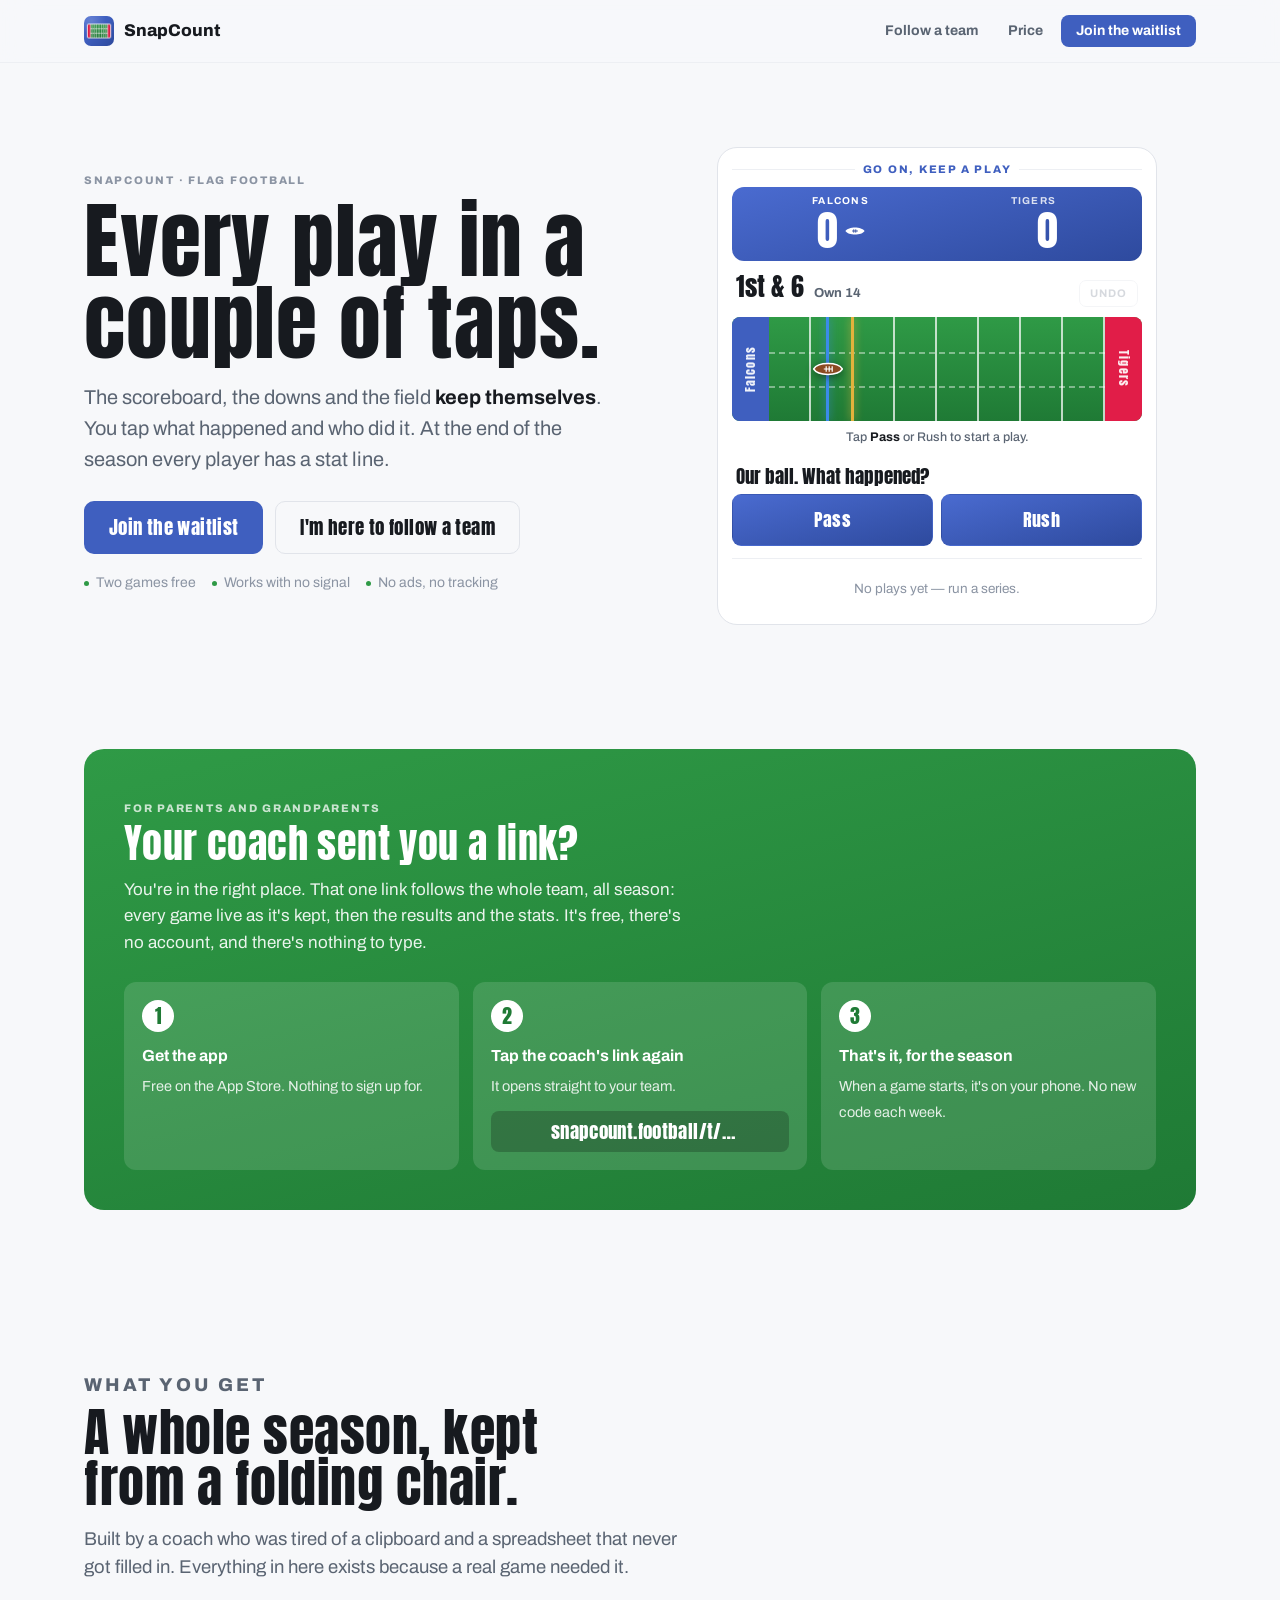
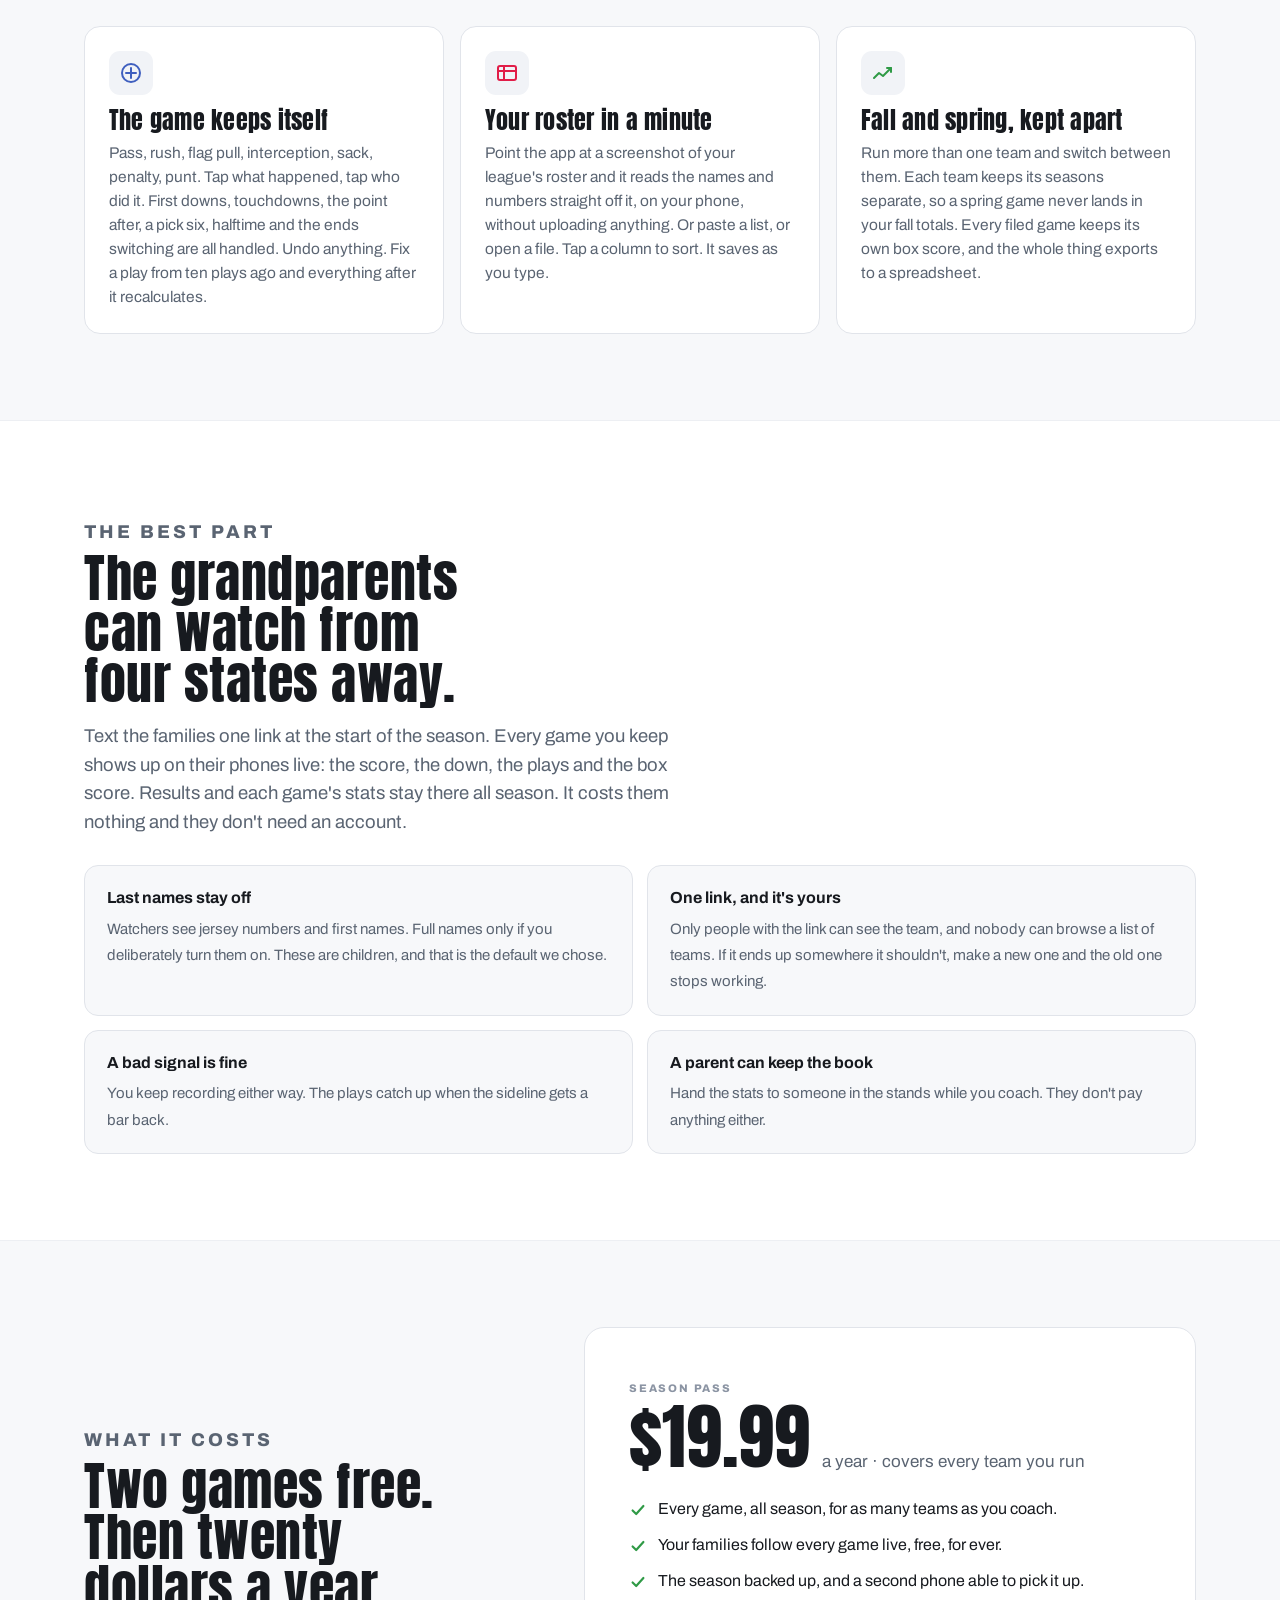
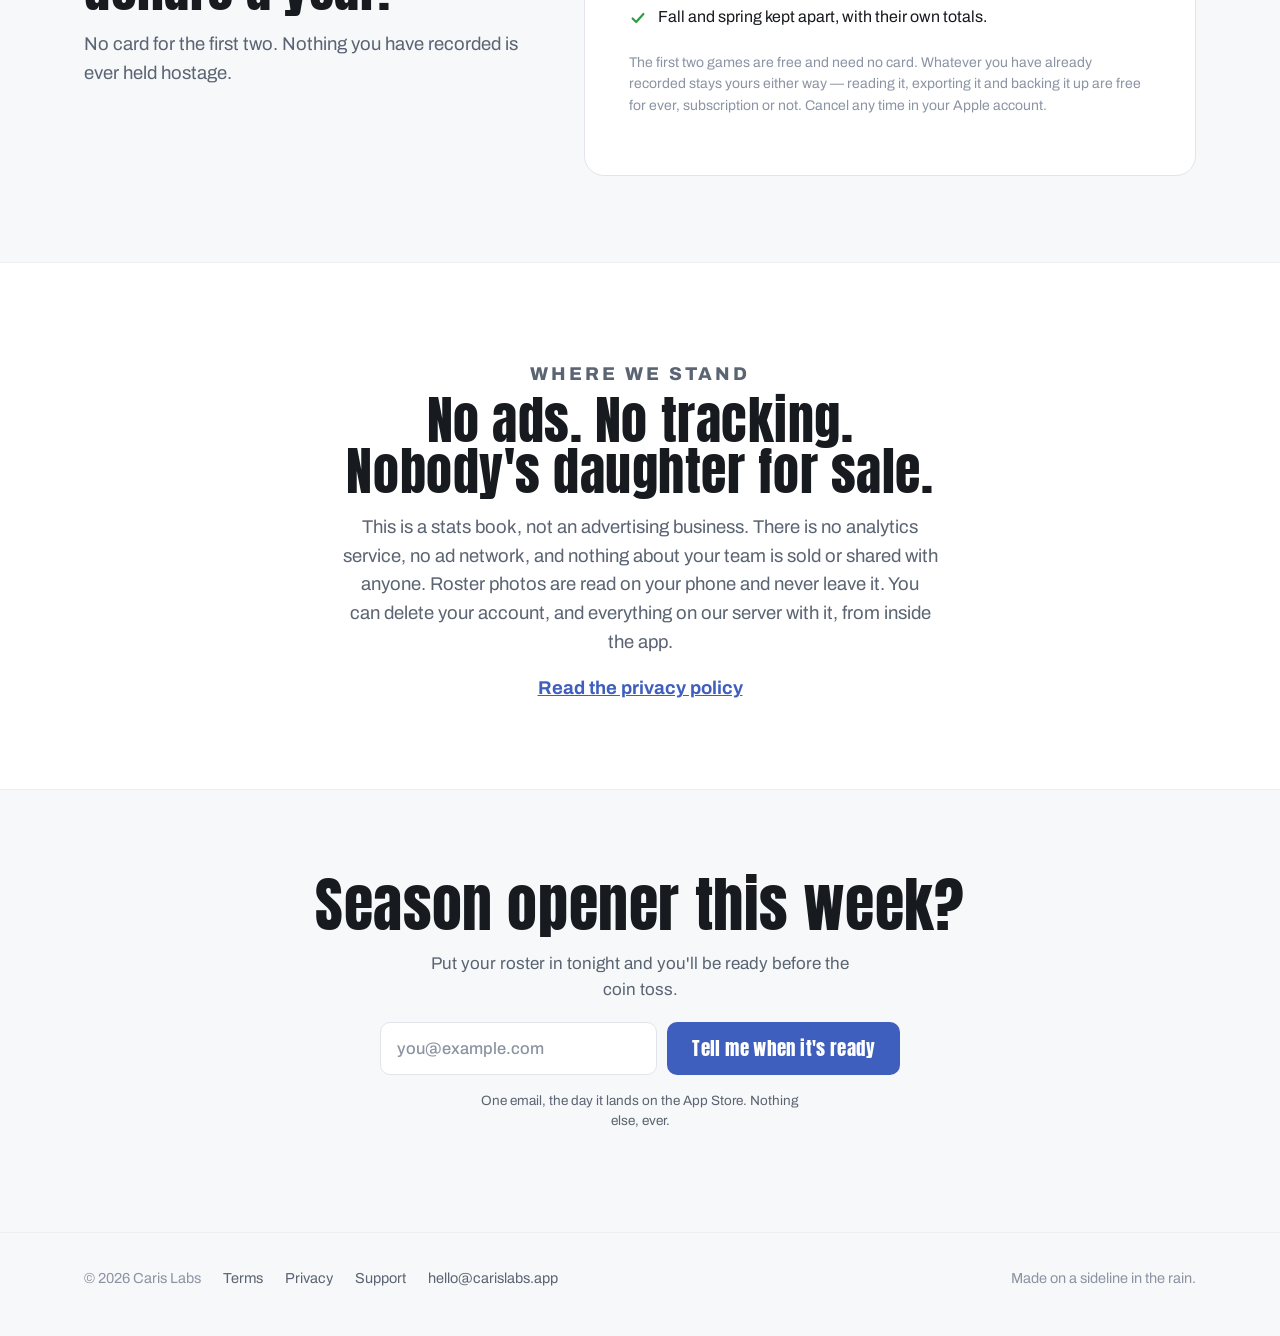
<file: index.html>
<!doctype html>
<html lang="en">
<head>
<meta charset="utf-8">
<meta name="viewport" content="width=device-width,initial-scale=1,viewport-fit=cover">
<title>SnapCount — the stats book for your flag football team</title>
<meta name="description" content="Keep every play from the sideline in a couple of taps. The scoreboard, the downs and the field keep themselves. Parents follow the team live, free.">
<link rel="icon" href="icon.png">
<link rel="apple-touch-icon" href="icon.png">
<meta name="theme-color" content="#3F5FBF">

<meta property="og:title" content="SnapCount — the stats book for your flag football team">
<meta property="og:description" content="Every play in a couple of taps. Parents follow the team live, free.">
<meta property="og:url" content="https://snapcount.football/">
<meta property="og:image" content="https://snapcount.football/icon.png">
<meta property="og:type" content="website">
<meta name="twitter:card" content="summary_large_image">

<link rel="preconnect" href="https://fonts.googleapis.com">
<link rel="preconnect" href="https://fonts.gstatic.com" crossorigin>
<link rel="stylesheet" href="https://fonts.googleapis.com/css2?family=Anton&family=Archivo:wght@400;500;600;700;800&display=swap">
<link rel="stylesheet" href="hero.css">
</head>

<body>

<header>
  <div class="wrap bar">
    <a class="brand" href="/"><img src="icon.png" alt=""> SnapCount</a>
    <nav>
      <a href="#follow">Follow a team</a>
      <a href="#price">Price</a>
      <a class="cta" id="nav-cta" href="#get">Get the app</a>
    </nav>
  </div>
</header>

<main>

<!-- ── hero ─────────────────────────────────────────────────── -->
<section class="hero">
  <div class="wrap hero-grid">

    <div>
      <p class="eyebrow">SnapCount · Flag football</p>
      <h1>Every play in a couple&nbsp;of&nbsp;taps.</h1>
      <p class="lede">
        The scoreboard, the downs and the field <b>keep themselves</b>. You tap what
        happened and who did it. At the end of the season every player has a stat line.
      </p>
      <div class="hero-cta" id="get">
        <a class="btn btn-primary store-btn" href="#">
          <svg viewBox="0 0 24 24" fill="currentColor" aria-hidden="true"><path d="M16.4 12.8c0-2.3 1.9-3.4 2-3.5-1.1-1.6-2.8-1.8-3.4-1.8-1.4-.1-2.8.9-3.5.9-.7 0-1.8-.9-3-.8-1.5 0-2.9.9-3.7 2.3-1.6 2.7-.4 6.8 1.1 9 .8 1.1 1.7 2.3 2.9 2.2 1.2 0 1.6-.7 3-.7 1.4 0 1.8.7 3 .7 1.2 0 2-1.1 2.8-2.2.9-1.3 1.2-2.5 1.2-2.6 0 0-2.4-.9-2.4-3.5zM14.2 5.9c.6-.8 1-1.9.9-3-.9 0-2 .6-2.7 1.4-.6.7-1.1 1.8-.9 2.9 1 .1 2-.5 2.7-1.3z"/></svg>
          <span class="store-label">Download on the App Store</span>
        </a>
        <a class="btn btn-ghost" href="#follow">I'm here to follow a team</a>
      </div>
      <p class="trust">
        <span><i class="dot"></i> Two games free</span>
        <span><i class="dot"></i> Works with no signal</span>
        <span><i class="dot"></i> No ads, no tracking</span>
      </p>
    </div>

    <!-- the product, running -->
    <div class="console" id="demo">
      <p class="try">Go on, keep a play</p>

      <div class="score">
        <div class="side has" id="side-us">
          <div class="nm">Falcons</div>
          <div class="pts"><span id="us-pts">0</span>
            <svg class="ball-ico" viewBox="0 0 100 60" aria-hidden="true"><path fill="#fff" d="M2 30C17 6 83 6 98 30 83 54 17 54 2 30Z"/><path fill="#2E4A9E" d="M36 28h28v4H36zM42 21h4v18h-4zM52 21h4v18h-4z"/></svg>
          </div>
        </div>
        <div class="side" id="side-them">
          <div class="nm">Tigers</div>
          <div class="pts">
            <svg class="ball-ico" viewBox="0 0 100 60" aria-hidden="true"><path fill="#fff" d="M2 30C17 6 83 6 98 30 83 54 17 54 2 30Z"/><path fill="#2E4A9E" d="M36 28h28v4H36zM42 21h4v18h-4zM52 21h4v18h-4z"/></svg>
            <span id="them-pts">0</span>
          </div>
        </div>
      </div>

      <div class="situation">
        <span class="dd" id="dd">1st &amp; 6</span>
        <span class="at" id="at">Own 14</span>
        <button class="undo" id="undo" disabled>Undo</button>
      </div>

      <div class="field" id="field">
        <div class="stripes"></div>
        <div class="hash a"></div><div class="hash b"></div>
        <div class="ez l"><span>Falcons</span></div>
        <div class="ez r"><span>Tigers</span></div>
        <div class="marker ltg" id="ltg"></div>
        <div class="marker los" id="los"></div>
        <div class="pill" id="pill">
          <svg viewBox="0 0 100 60" aria-hidden="true"><path d="M2 30C17 6 83 6 98 30 83 54 17 54 2 30Z" fill="#8B4A22" stroke="#fff" stroke-width="5"/><path fill="#fff" d="M36 28h28v4H36zM42 21h4v18h-4zM52 21h4v18h-4zM62 21h4v18h-4z"/></svg>
        </div>
        <div class="flash" id="flash"></div>
      </div>
      <p class="hint" id="hint">Tap <b>Pass</b> or Rush to start a play.</p>

      <div id="stage"></div>
      <div class="log" id="log"></div>
    </div>

  </div>
</section>

<!-- ── the parent lane ──────────────────────────────────────── -->
<div class="wrap">
  <div class="lane reveal" id="follow">
    <p class="eyebrow">For parents and grandparents</p>
    <h2>Your coach sent you a link?</h2>
    <p>
      You're in the right place. That one link follows the whole team, all season:
      every game live as it's kept, then the results and the stats. It's free,
      there's no account, and there's nothing to type.
    </p>
    <div class="steps">
      <div class="step"><b>Get the app</b><span>Free on the App Store. Nothing to sign up for.</span></div>
      <div class="step"><b>Tap the coach's link again</b><span>It opens straight to your team.</span>
        <div class="code-demo" style="letter-spacing:.02em; font-size:19px">snapcount.football/t/…</div>
      </div>
      <div class="step"><b>That's it, for the season</b><span>When a game starts, it's on your phone. No new code each week.</span></div>
    </div>
  </div>
</div>

<!-- ── what it does ─────────────────────────────────────────── -->
<section>
  <div class="wrap">
    <div class="head reveal">
      <p class="eyebrow">What you get</p>
      <h2>A whole season, kept from a folding chair.</h2>
      <p>
        Built by a coach who was tired of a clipboard and a spreadsheet that never got
        filled in. Everything in here exists because a real game needed it.
      </p>
    </div>

    <div class="beats">
      <article class="beat reveal">
        <div class="glyph"><svg viewBox="0 0 24 24" fill="none" stroke="#3F5FBF" stroke-width="2" stroke-linecap="round"><circle cx="12" cy="12" r="9"/><path d="M12 7v10M7 12h10"/></svg></div>
        <h3>The game keeps itself</h3>
        <p>
          Pass, rush, flag pull, interception, sack, penalty, punt. Tap what happened,
          tap who did it. First downs, touchdowns, the point after, a pick six, halftime
          and the ends switching are all handled. Undo anything. Fix a play from ten plays
          ago and everything after it recalculates.
        </p>
      </article>

      <article class="beat reveal">
        <div class="glyph"><svg viewBox="0 0 24 24" fill="none" stroke="#E11D48" stroke-width="2" stroke-linecap="round" stroke-linejoin="round"><rect x="3" y="5" width="18" height="14" rx="2"/><path d="M3 10h18M9 5v14"/></svg></div>
        <h3>Your roster in a minute</h3>
        <p>
          Point the app at a screenshot of your league's roster and it reads the names and
          numbers straight off it, on your phone, without uploading anything. Or paste a
          list, or open a file. Tap a column to sort. It saves as you type.
        </p>
      </article>

      <article class="beat reveal">
        <div class="glyph"><svg viewBox="0 0 24 24" fill="none" stroke="#2F9A46" stroke-width="2" stroke-linecap="round" stroke-linejoin="round"><path d="M3 17l5-5 4 3 8-8"/><path d="M16 7h4v4"/></svg></div>
        <h3>Fall and spring, kept apart</h3>
        <p>
          Run more than one team and switch between them. Each team keeps its seasons
          separate, so a spring game never lands in your fall totals. Every filed game keeps
          its own box score, and the whole thing exports to a spreadsheet.
        </p>
      </article>
    </div>
  </div>
</section>

<!-- ── live following ───────────────────────────────────────── -->
<section class="tint">
  <div class="wrap">
    <div class="head reveal">
      <p class="eyebrow">The best part</p>
      <h2>The grandparents can watch from four states away.</h2>
      <p>
        Text the families one link at the start of the season. Every game you keep shows up on
        their phones live: the score, the down, the plays and the box score. Results and each
        game's stats stay there all season. It costs them nothing and they don't need an account.
      </p>
    </div>
    <div class="stance">
      <div class="reveal"><b>Last names stay off</b><span>Watchers see jersey numbers and first names. Full names only if you deliberately turn them on. These are children, and that is the default we chose.</span></div>
      <div class="reveal"><b>One link, and it's yours</b><span>Only people with the link can see the team, and nobody can browse a list of teams. If it ends up somewhere it shouldn't, make a new one and the old one stops working.</span></div>
      <div class="reveal"><b>A bad signal is fine</b><span>You keep recording either way. The plays catch up when the sideline gets a bar back.</span></div>
      <div class="reveal"><b>A parent can keep the book</b><span>Hand the stats to someone in the stands while you coach. They don't pay anything either.</span></div>
    </div>
  </div>
</section>

<!-- ── price ────────────────────────────────────────────────── -->
<section id="price">
  <div class="wrap">
    <div class="price-grid">
    <div class="head reveal">
      <p class="eyebrow">What it costs</p>
      <h2>Two games free. Then twenty dollars a year.</h2>
      <p>No card for the first two. Nothing you have recorded is ever held hostage.</p>
    </div>
    <div class="price-card reveal">
      <p class="eyebrow">Season pass</p>
      <div class="tag"><span class="n">$19.99</span><span class="per">a year · covers every team you run</span></div>
      <ul>
        <li><svg viewBox="0 0 20 20" fill="none" stroke="currentColor" stroke-width="2.4" stroke-linecap="round" stroke-linejoin="round"><path d="M4 10.5l4 4 8-9"/></svg><span>Every game, all season, for as many teams as you coach.</span></li>
        <li><svg viewBox="0 0 20 20" fill="none" stroke="currentColor" stroke-width="2.4" stroke-linecap="round" stroke-linejoin="round"><path d="M4 10.5l4 4 8-9"/></svg><span>Your families follow every game live, free, for ever.</span></li>
        <li><svg viewBox="0 0 20 20" fill="none" stroke="currentColor" stroke-width="2.4" stroke-linecap="round" stroke-linejoin="round"><path d="M4 10.5l4 4 8-9"/></svg><span>The season backed up, and a second phone able to pick it up.</span></li>
        <li><svg viewBox="0 0 20 20" fill="none" stroke="currentColor" stroke-width="2.4" stroke-linecap="round" stroke-linejoin="round"><path d="M4 10.5l4 4 8-9"/></svg><span>Fall and spring kept apart, with their own totals.</span></li>
      </ul>
      <p class="fine">
        The first two games are free and need no card. Whatever you have already recorded
        stays yours either way — reading it, exporting it and backing it up are free for
        ever, subscription or not. Cancel any time in your Apple account.
      </p>
    </div>
    </div>
  </div>
</section>

<!-- ── privacy ──────────────────────────────────────────────── -->
<section class="tint">
  <div class="wrap">
    <div class="head centred reveal">
      <p class="eyebrow">Where we stand</p>
      <h2>No ads. No tracking. Nobody's daughter for sale.</h2>
      <p>
        This is a stats book, not an advertising business. There is no analytics service, no
        ad network, and nothing about your team is sold or shared with anyone. Roster photos
        are read on your phone and never leave it. You can delete your account, and
        everything on our server with it, from inside the app.
      </p>
      <p style="margin-top:18px"><a href="privacy.html" style="color:#3F5FBF;font-weight:700">Read the privacy policy</a></p>
    </div>
  </div>
</section>

<!-- ── closer ───────────────────────────────────────────────── -->
<section class="closer">
  <div class="wrap">
    <h2 class="reveal">Season opener this week?</h2>
    <p class="reveal">Put your roster in tonight and you'll be ready before the coin toss.</p>
    <div class="reveal" id="closer-cta">
      <form class="signup" id="signup-closer" novalidate>
        <label class="sr-only" for="email-closer">Your email address</label>
        <input id="email-closer" name="email" type="email" inputmode="email"
               autocomplete="email" placeholder="you@example.com" required>
        <button class="btn btn-primary" type="submit">Tell me when it's ready</button>
      </form>
      <p class="signup-note" id="note-closer">One email, the day it lands on the App Store. Nothing else, ever.</p>
    </div>
  </div>
</section>

</main>

<dialog class="sheet" id="waitlist">
  <div class="inner wrapper">
    <button class="close" id="waitlist-close" type="button" aria-label="Close">Close</button>
    <p class="eyebrow">Not out yet</p>
    <h2>Want to know the day it lands?</h2>
    <p>
      SnapCount is with Apple for review. Leave your email and we'll send you one
      message the day it's on the App Store. No newsletter, no drip, nothing else.
    </p>
    <form class="signup" id="signup-modal" novalidate>
      <label class="sr-only" for="email-modal">Your email address</label>
      <input id="email-modal" name="email" type="email" inputmode="email"
             autocomplete="email" placeholder="you@example.com" required>
      <button class="btn btn-primary" type="submit">Join the waitlist</button>
    </form>
    <p class="signup-note" id="note-modal">We store the address and nothing else. You can ask us to delete it any time.</p>
  </div>
</dialog>

<footer>
  <div class="wrap foot">
    <span>© 2026 Caris Labs</span>
    <a href="terms.html">Terms</a>
    <a href="privacy.html">Privacy</a>
    <a href="support.html">Support</a>
    <a href="mailto:hello@carislabs.app">hello@carislabs.app</a>
    <span class="sp">Made on a sideline in the rain.</span>
  </div>
</footer>

<script src="hero.js"></script>
</body>
</html>
</file>
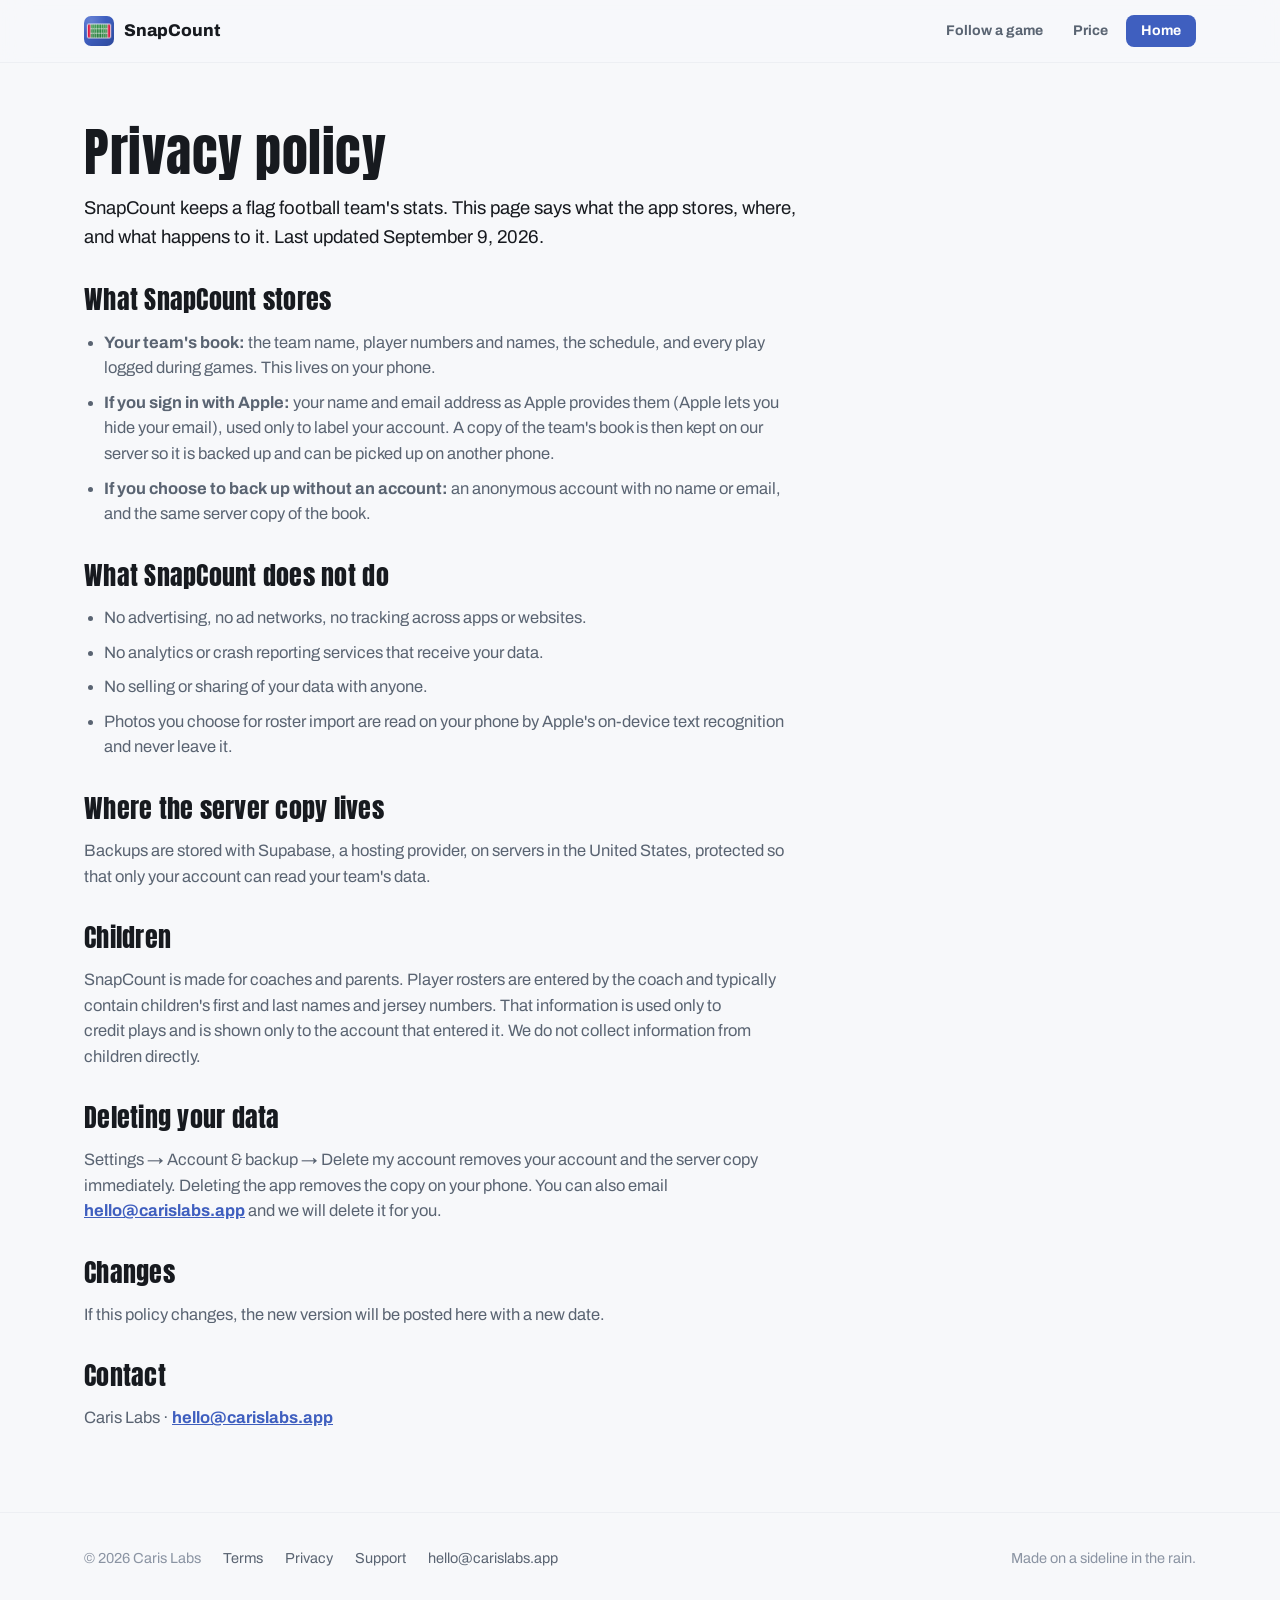
<file: privacy.html>
<!doctype html>
<html lang="en">
<head>
<meta charset="utf-8">
<meta name="viewport" content="width=device-width,initial-scale=1">
<title>SnapCount — Privacy policy</title>
<link rel="icon" href="icon.png">
<meta name="theme-color" content="#3F5FBF">
<link rel="preconnect" href="https://fonts.googleapis.com">
<link rel="preconnect" href="https://fonts.gstatic.com" crossorigin>
<link rel="stylesheet" href="https://fonts.googleapis.com/css2?family=Anton&family=Archivo:wght@400;500;600;700;800&display=swap">
<link rel="stylesheet" href="hero.css">
</head>
<body>
<header>
  <div class="wrap bar">
    <a class="brand" href="/"><img src="icon.png" alt=""> SnapCount</a>
    <nav><a href="/#follow">Follow a game</a><a href="/#price">Price</a><a class="cta" href="/">Home</a></nav>
  </div>
</header>
<main class="wrap"><article class="doc">
<h1>Privacy policy</h1>
<p class="lede">SnapCount keeps a flag football team's stats. This page says what the app stores, where, and what happens to it. Last updated September 9, 2026.</p>
<h2>What SnapCount stores</h2>
<ul>
<li><strong>Your team's book:</strong> the team name, player numbers and names, the schedule, and every play logged during games. This lives on your phone.</li>
<li><strong>If you sign in with Apple:</strong> your name and email address as Apple provides them (Apple lets you hide your email), used only to label your account. A copy of the team's book is then kept on our server so it is backed up and can be picked up on another phone.</li>
<li><strong>If you choose to back up without an account:</strong> an anonymous account with no name or email, and the same server copy of the book.</li>
</ul>
<h2>What SnapCount does not do</h2>
<ul>
<li>No advertising, no ad networks, no tracking across apps or websites.</li>
<li>No analytics or crash reporting services that receive your data.</li>
<li>No selling or sharing of your data with anyone.</li>
<li>Photos you choose for roster import are read on your phone by Apple's on-device text recognition and never leave it.</li>
</ul>
<h2>Where the server copy lives</h2>
<p>Backups are stored with Supabase, a hosting provider, on servers in the United States, protected so that only your account can read your team's data.</p>
<h2>Children</h2>
<p>SnapCount is made for coaches and parents. Player rosters are entered by the coach and typically contain children's first and last names and jersey numbers. That information is used only to credit plays and is shown only to the account that entered it. We do not collect information from children directly.</p>
<h2>Deleting your data</h2>
<p>Settings → Account &amp; backup → Delete my account removes your account and the server copy immediately. Deleting the app removes the copy on your phone. You can also email <a href="mailto:hello@carislabs.app">hello@carislabs.app</a> and we will delete it for you.</p>
<h2>Changes</h2>
<p>If this policy changes, the new version will be posted here with a new date.</p>
<h2>Contact</h2>
<p>Caris Labs · <a href="mailto:hello@carislabs.app">hello@carislabs.app</a></p>
</article></main>
<footer>
  <div class="wrap foot">
    <span>© 2026 Caris Labs</span>
    <a href="terms.html">Terms</a>
    <a href="privacy.html">Privacy</a>
    <a href="support.html">Support</a>
    <a href="mailto:hello@carislabs.app">hello@carislabs.app</a>
    <span class="sp">Made on a sideline in the rain.</span>
  </div>
</footer>
</body>
</html>
</file>
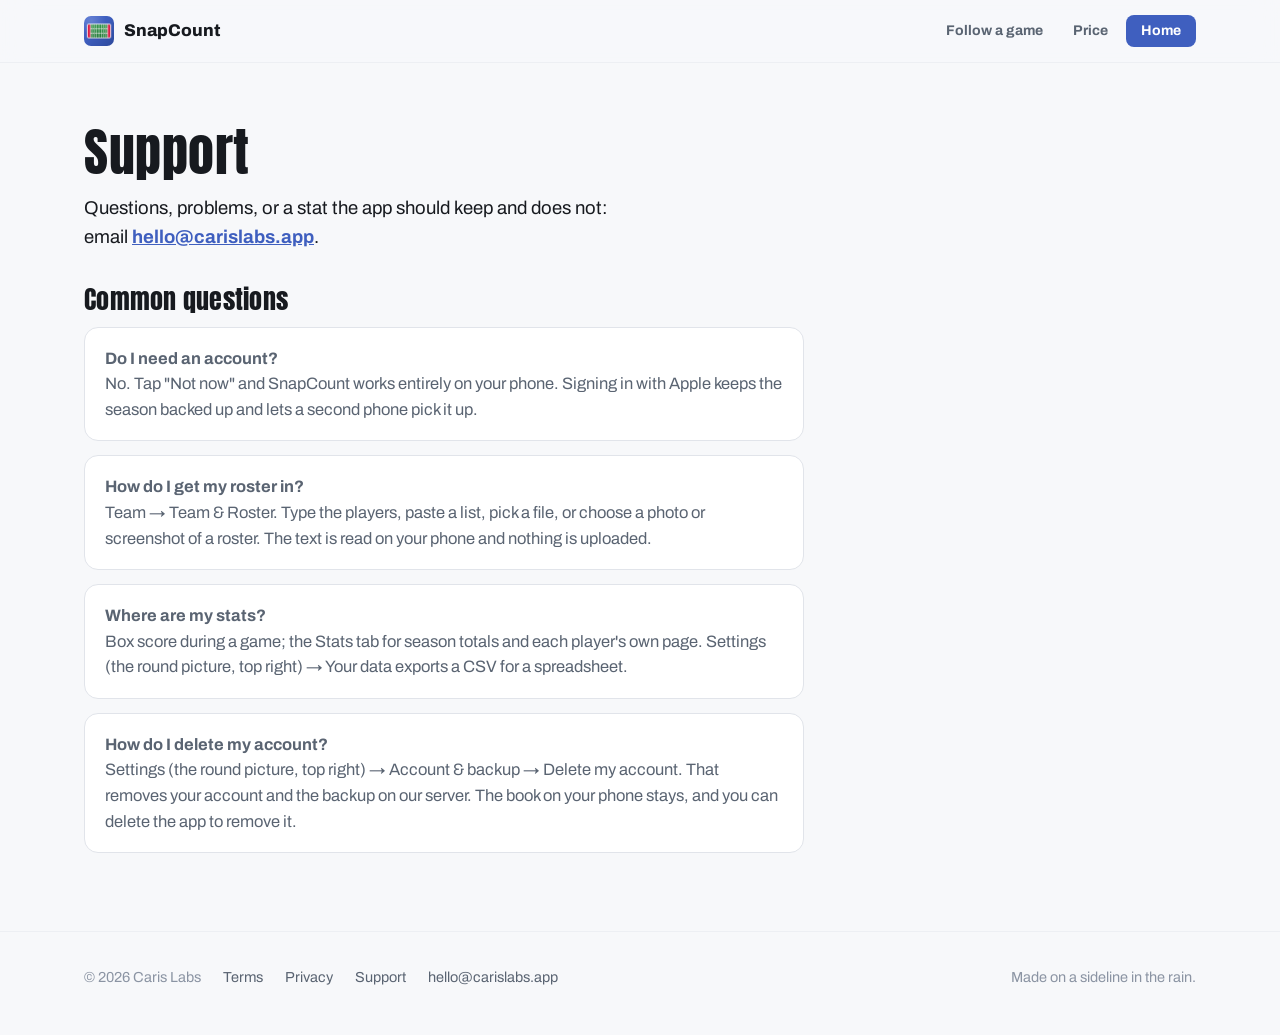
<file: support.html>
<!doctype html>
<html lang="en">
<head>
<meta charset="utf-8">
<meta name="viewport" content="width=device-width,initial-scale=1">
<title>SnapCount — Support</title>
<link rel="icon" href="icon.png">
<meta name="theme-color" content="#3F5FBF">
<link rel="preconnect" href="https://fonts.googleapis.com">
<link rel="preconnect" href="https://fonts.gstatic.com" crossorigin>
<link rel="stylesheet" href="https://fonts.googleapis.com/css2?family=Anton&family=Archivo:wght@400;500;600;700;800&display=swap">
<link rel="stylesheet" href="hero.css">
</head>
<body>
<header>
  <div class="wrap bar">
    <a class="brand" href="/"><img src="icon.png" alt=""> SnapCount</a>
    <nav><a href="/#follow">Follow a game</a><a href="/#price">Price</a><a class="cta" href="/">Home</a></nav>
  </div>
</header>
<main class="wrap"><article class="doc">
<h1>Support</h1>
<p class="lede">Questions, problems, or a stat the app should keep and does not: email <a href="mailto:hello@carislabs.app">hello@carislabs.app</a>.</p>
<h2>Common questions</h2>
<div class="card"><p><strong>Do I need an account?</strong><br>No. Tap "Not now" and SnapCount works entirely on your phone. Signing in with Apple keeps the season backed up and lets a second phone pick it up.</p></div>
<div class="card"><p><strong>How do I get my roster in?</strong><br>Team → Team &amp; Roster. Type the players, paste a list, pick a file, or choose a photo or screenshot of a roster. The text is read on your phone and nothing is uploaded.</p></div>
<div class="card"><p><strong>Where are my stats?</strong><br>Box score during a game; the Stats tab for season totals and each player's own page. Settings (the round picture, top right) → Your data exports a CSV for a spreadsheet.</p></div>
<div class="card"><p><strong>How do I delete my account?</strong><br>Settings (the round picture, top right) → Account &amp; backup → Delete my account. That removes your account and the backup on our server. The book on your phone stays, and you can delete the app to remove it.</p></div>
</article></main>
<footer>
  <div class="wrap foot">
    <span>© 2026 Caris Labs</span>
    <a href="terms.html">Terms</a>
    <a href="privacy.html">Privacy</a>
    <a href="support.html">Support</a>
    <a href="mailto:hello@carislabs.app">hello@carislabs.app</a>
    <span class="sp">Made on a sideline in the rain.</span>
  </div>
</footer>
</body>
</html>
</file>
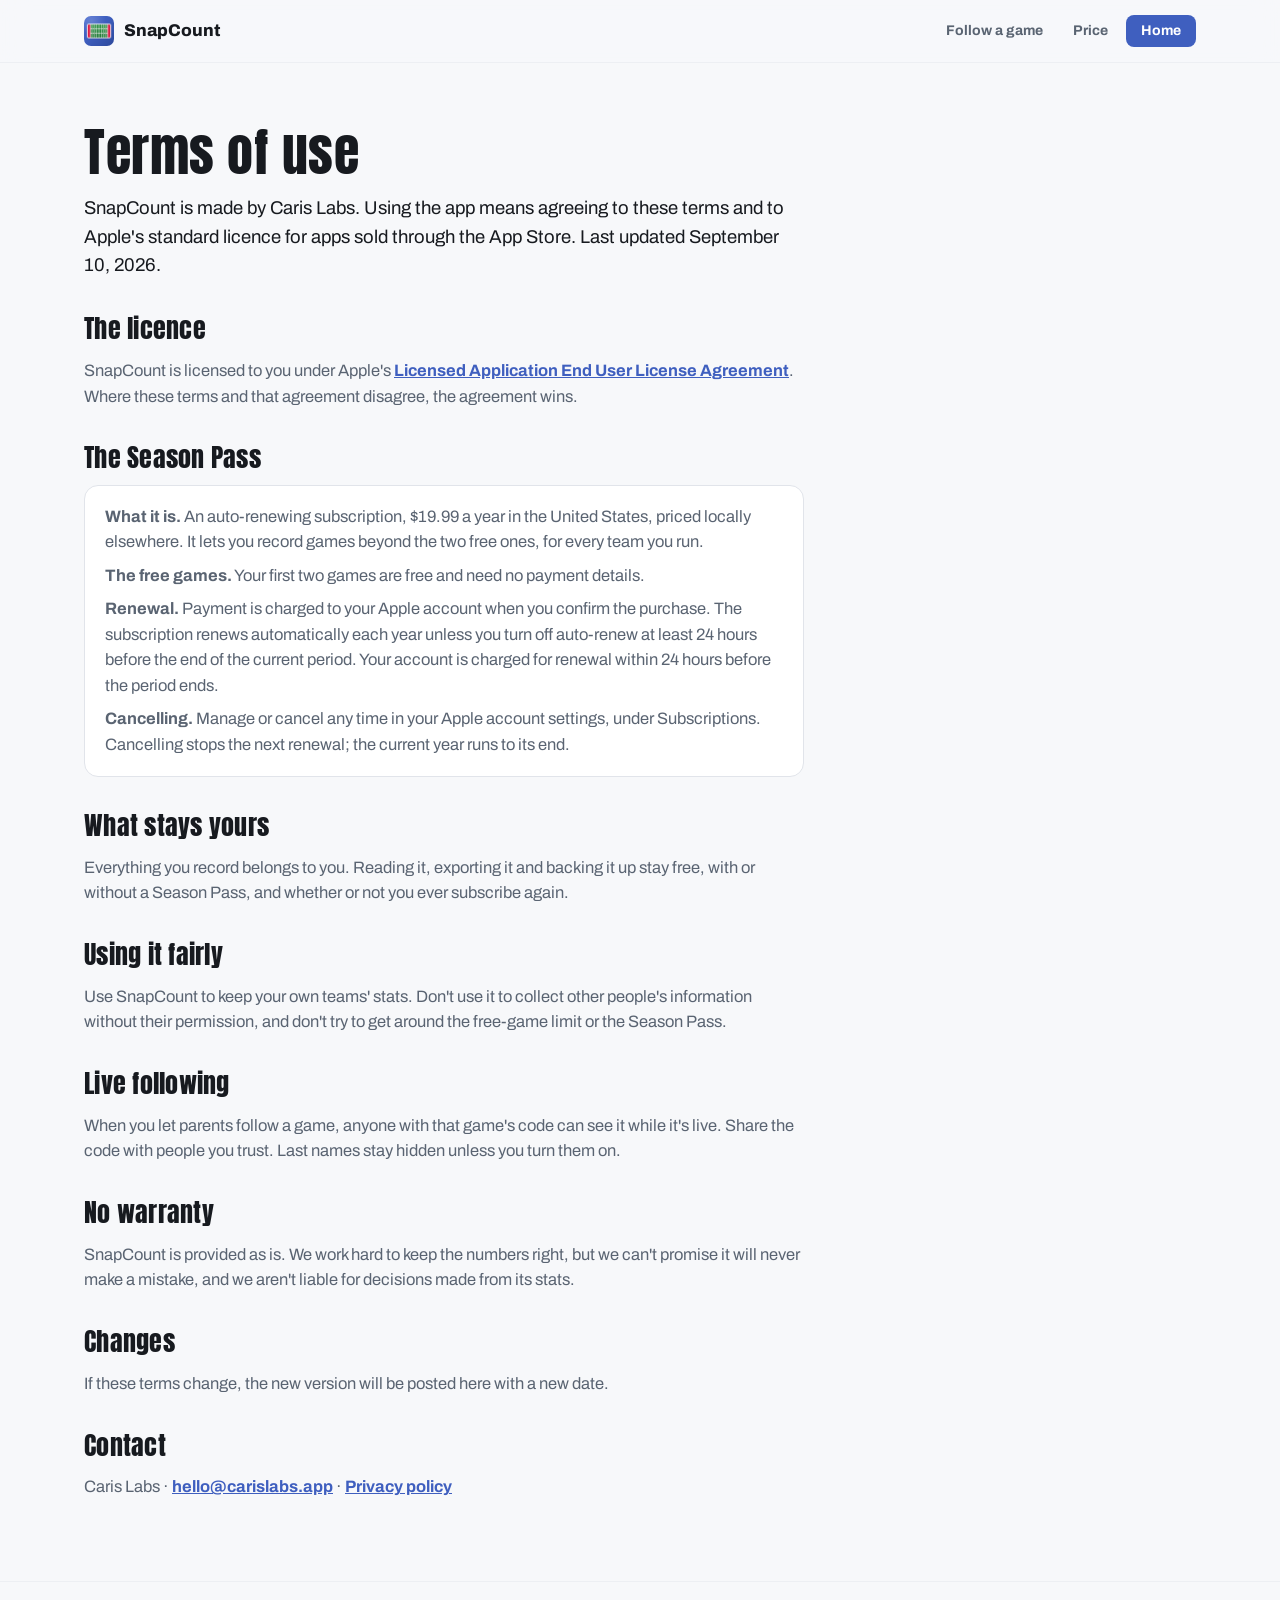
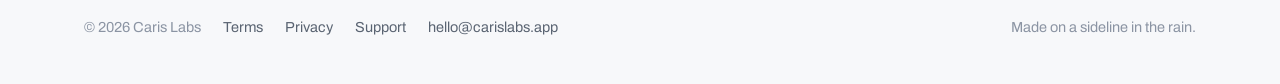
<file: terms.html>
<!doctype html>
<html lang="en">
<head>
<meta charset="utf-8">
<meta name="viewport" content="width=device-width,initial-scale=1">
<title>SnapCount — Terms of use</title>
<link rel="icon" href="icon.png">
<meta name="theme-color" content="#3F5FBF">
<link rel="preconnect" href="https://fonts.googleapis.com">
<link rel="preconnect" href="https://fonts.gstatic.com" crossorigin>
<link rel="stylesheet" href="https://fonts.googleapis.com/css2?family=Anton&family=Archivo:wght@400;500;600;700;800&display=swap">
<link rel="stylesheet" href="hero.css">
</head>
<body>
<header>
  <div class="wrap bar">
    <a class="brand" href="/"><img src="icon.png" alt=""> SnapCount</a>
    <nav><a href="/#follow">Follow a game</a><a href="/#price">Price</a><a class="cta" href="/">Home</a></nav>
  </div>
</header>
<main class="wrap"><article class="doc">
<h1>Terms of use</h1>
<p class="lede">SnapCount is made by Caris Labs. Using the app means agreeing to these terms and to Apple's standard licence for apps sold through the App Store. Last updated September 10, 2026.</p>

<h2>The licence</h2>
<p>SnapCount is licensed to you under Apple's <a href="https://www.apple.com/legal/internet-services/itunes/dev/stdeula/">Licensed Application End User License Agreement</a>. Where these terms and that agreement disagree, the agreement wins.</p>

<h2>The Season Pass</h2>
<div class="card">
<p><strong>What it is.</strong> An auto-renewing subscription, $19.99 a year in the United States, priced locally elsewhere. It lets you record games beyond the two free ones, for every team you run.</p>
<p><strong>The free games.</strong> Your first two games are free and need no payment details.</p>
<p><strong>Renewal.</strong> Payment is charged to your Apple account when you confirm the purchase. The subscription renews automatically each year unless you turn off auto-renew at least 24 hours before the end of the current period. Your account is charged for renewal within 24 hours before the period ends.</p>
<p><strong>Cancelling.</strong> Manage or cancel any time in your Apple account settings, under Subscriptions. Cancelling stops the next renewal; the current year runs to its end.</p>
</div>

<h2>What stays yours</h2>
<p>Everything you record belongs to you. Reading it, exporting it and backing it up stay free, with or without a Season Pass, and whether or not you ever subscribe again.</p>

<h2>Using it fairly</h2>
<p>Use SnapCount to keep your own teams' stats. Don't use it to collect other people's information without their permission, and don't try to get around the free-game limit or the Season Pass.</p>

<h2>Live following</h2>
<p>When you let parents follow a game, anyone with that game's code can see it while it's live. Share the code with people you trust. Last names stay hidden unless you turn them on.</p>

<h2>No warranty</h2>
<p>SnapCount is provided as is. We work hard to keep the numbers right, but we can't promise it will never make a mistake, and we aren't liable for decisions made from its stats.</p>

<h2>Changes</h2>
<p>If these terms change, the new version will be posted here with a new date.</p>

<h2>Contact</h2>
<p>Caris Labs · <a href="mailto:hello@carislabs.app">hello@carislabs.app</a> · <a href="privacy.html">Privacy policy</a></p>
</article></main>
<footer>
  <div class="wrap foot">
    <span>© 2026 Caris Labs</span>
    <a href="terms.html">Terms</a>
    <a href="privacy.html">Privacy</a>
    <a href="support.html">Support</a>
    <a href="mailto:hello@carislabs.app">hello@carislabs.app</a>
    <span class="sp">Made on a sideline in the rain.</span>
  </div>
</footer>
</body>
</html>
</file>
<file: hero.css>
/* ─────────────────────────────────────────────────────────────
   SnapCount — one page, no build, no tracking, no cookie banner.
   The hero is the product: a working console, not a screenshot.
   ───────────────────────────────────────────────────────────── */

:root{
  color-scheme: light dark;

  --slate-1:#4A6BD0; --slate:#3F5FBF; --slate-2:#2E4A9E;
  --crimson:#E11D48; --crimson-2:#B8123A;
  --turf-1:#2F9A46; --turf-2:#1F7A35;
  --gold:#E3B23C; --sky:#3B8BEA;

  --paper: light-dark(#F7F8FA, #10131A);
  --panel: light-dark(#FFFFFF, #181C25);
  --panel-2: light-dark(#F1F3F7, #202634);
  --ink:   light-dark(#171A1F, #F2F4F8);
  --ink-2: light-dark(#5A6472, #A3AEC0);
  --ink-3: light-dark(#8B94A3, #78849A);
  --edge:  light-dark(#E1E4EA, #2A3240);
  --hairline: light-dark(#EDEFF3, #232A36);
  --shadow: light-dark(0 10px 30px rgba(23,26,31,.10), 0 10px 30px rgba(0,0,0,.5));
  --shadow-lift: light-dark(0 18px 44px rgba(23,26,31,.16), 0 18px 44px rgba(0,0,0,.6));

  --display: Anton, "Arial Narrow", system-ui, sans-serif;
  --text: Archivo, ui-sans-serif, system-ui, -apple-system, "Segoe UI", sans-serif;
  --page: 1160px;
}

*,*::before,*::after{ box-sizing:border-box }
html{ -webkit-text-size-adjust:100%; scroll-behavior:smooth }
body{
  margin:0; background:var(--paper); color:var(--ink);
  font-family:var(--text); font-size:17px; line-height:1.55;
  font-synthesis-weight:none;
}
img{ max-width:100%; display:block }
a{ color:inherit }
h1,h2,h3{ font-family:var(--display); font-weight:400; letter-spacing:.01em; margin:0; text-wrap:balance; line-height:.98 }
p{ text-wrap:pretty }
.wrap{ max-width:var(--page); margin-inline:auto; padding-inline:24px }
.eyebrow{ font:800 11px/1 var(--text); letter-spacing:.16em; text-transform:uppercase; color:var(--ink-3) }

/* ── header ────────────────────────────────────────────────── */
header{
  position:sticky; top:0; z-index:50;
  background: light-dark(rgba(247,248,250,.82), rgba(16,19,26,.82));
  backdrop-filter: blur(14px) saturate(1.6);
  border-bottom:1px solid var(--hairline);
}
.bar{ display:flex; align-items:center; gap:14px; height:62px }
.brand{ display:flex; align-items:center; gap:10px; text-decoration:none; font-weight:800 }
.brand img{ width:30px; height:30px; border-radius:7px }
.bar nav{ margin-left:auto; display:flex; align-items:center; gap:6px }
.bar nav a{ text-decoration:none; font:700 14px/1 var(--text); color:var(--ink-2); padding:9px 12px; border-radius:8px }
.bar nav a:hover{ color:var(--ink); background:var(--panel-2) }
.bar nav a.cta{ color:#fff; background:var(--slate); padding:9px 15px }
.bar nav a.cta:hover{ background:var(--slate-2); color:#fff }
@media (max-width:640px){ .bar nav a:not(.cta){ display:none } }

/* ── buttons ───────────────────────────────────────────────── */
.btn{
  display:inline-flex; align-items:center; justify-content:center; gap:10px;
  font:400 19px/1 var(--display); letter-spacing:.02em;
  padding:16px 24px; border-radius:10px; border:1px solid transparent;
  text-decoration:none; cursor:pointer; transition:transform .06s ease, background .15s ease;
}
.btn:active{ transform:scale(.985) }
.btn-primary{ background:var(--slate); color:#fff; box-shadow:var(--shadow) }
.btn-primary:hover{ background:var(--slate-2) }
.btn-primary[aria-disabled="true"]{ background:var(--panel-2); color:var(--ink-3); box-shadow:none; cursor:default; border-color:var(--edge) }
.btn-ghost{ background:transparent; color:var(--ink); border-color:var(--edge) }
.btn-ghost:hover{ background:var(--panel-2) }
.btn svg{ width:20px; height:20px; flex:none }

/* ── hero ──────────────────────────────────────────────────── */
.hero{ padding:clamp(36px,7vw,84px) 0 clamp(30px,5vw,60px) }
.hero-grid{ display:grid; gap:clamp(28px,5vw,56px); grid-template-columns:1fr; align-items:center }
@media (min-width:940px){ .hero-grid{ grid-template-columns:1.02fr .98fr } }
.hero h1{ font-size:clamp(46px,7.4vw,84px); margin:14px 0 0 }
.hero .lede{ font-size:clamp(17px,2vw,20px); color:var(--ink-2); margin:18px 0 0; max-width:52ch }
.hero .lede b{ color:var(--ink); font-weight:700 }
.hero-cta{ display:flex; flex-wrap:wrap; gap:12px; margin-top:26px }
.trust{ margin-top:18px; font-size:14px; color:var(--ink-3); display:flex; flex-wrap:wrap; gap:6px 16px }
.trust span{ display:inline-flex; align-items:center; gap:7px }
.dot{ width:5px; height:5px; border-radius:50%; background:var(--turf-1); display:inline-block }

/* ── the playable console ──────────────────────────────────── */
.console{
  background:var(--panel); border:1px solid var(--edge); border-radius:20px;
  box-shadow:var(--shadow-lift); padding:14px; container-type:inline-size;
  max-width:440px; width:100%; margin-inline:auto;
}
.try{
  display:flex; align-items:center; gap:8px; justify-content:center;
  font:800 11px/1 var(--text); letter-spacing:.16em; text-transform:uppercase;
  color:var(--slate); padding:2px 0 12px; margin:0;
}
.try::before,.try::after{ content:""; height:1px; flex:1; background:var(--hairline) }

.score{
  display:flex; align-items:center; border-radius:12px; padding:9px 12px;
  background:linear-gradient(165deg,var(--slate-1),var(--slate-2)); color:#fff;
}
.side{ flex:1; text-align:center }
.side .nm{ font:700 10px/1 var(--text); letter-spacing:.13em; text-transform:uppercase; opacity:.82 }
.side .pts{ font:400 42px/1 var(--display); font-variant-numeric:tabular-nums; margin-top:4px;
  display:flex; align-items:center; justify-content:center; gap:7px }
.side.has .nm{ opacity:1 }
.ball-ico{ width:20px; height:12px; flex:none; opacity:0; transition:opacity .2s ease }
.side.has .ball-ico{ opacity:1 }
.pts .num.bump{ animation:bump .45s cubic-bezier(.2,1.5,.4,1) }
@keyframes bump{ 0%{transform:scale(1)} 35%{transform:scale(1.22)} 100%{transform:scale(1)} }

.situation{ display:flex; align-items:baseline; gap:10px; padding:12px 4px 10px }
.dd{ font:400 26px/1 var(--display); font-variant-numeric:tabular-nums }
.at{ font:700 13px/1 var(--text); color:var(--ink-2) }
.situation .undo{
  margin-left:auto; font:700 11px/1 var(--text); letter-spacing:.08em; text-transform:uppercase;
  color:var(--ink-3); background:none; border:1px solid var(--edge); border-radius:7px;
  padding:7px 10px; cursor:pointer;
}
.situation .undo:hover:not(:disabled){ color:var(--ink); background:var(--panel-2) }
.situation .undo:disabled{ opacity:.35; cursor:default }

/* field */
.field{
  position:relative; height:104px; border-radius:8px; overflow:hidden;
  background:linear-gradient(180deg,var(--turf-1),var(--turf-2));
  touch-action:none; user-select:none;
}
.field .stripes{
  position:absolute; inset:0 9%;
  background:repeating-linear-gradient(90deg, transparent 0 calc(12.5% - 2px), rgba(255,255,255,.72) calc(12.5% - 2px) 12.5%);
}
.field .hash{ position:absolute; left:9%; right:9%; height:0; border-top:2px dashed rgba(255,255,255,.42) }
.field .hash.a{ top:34% } .field .hash.b{ top:66% }
.ez{ position:absolute; top:0; bottom:0; width:9%; display:grid; place-items:center }
.ez.l{ left:0; background:var(--slate) } .ez.r{ right:0; background:var(--crimson) }
.ez span{ font:400 12px/1 var(--display); color:#fff; letter-spacing:.1em;
  writing-mode:vertical-rl; transform:rotate(180deg); opacity:.92 }
.ez.r span{ transform:none }
.marker{ position:absolute; top:0; bottom:0; width:3px; margin-left:-1.5px }
.marker.los{ background:var(--sky); box-shadow:0 0 8px rgba(59,139,234,.8) }
.marker.ltg{ background:var(--gold); box-shadow:0 0 8px rgba(227,178,60,.8) }
.pill{ position:absolute; top:50%; translate:-50% -50%; width:30px; height:19px;
  transition:left .34s cubic-bezier(.3,.9,.3,1) }
.pill svg{ width:100%; height:100%; filter:drop-shadow(0 2px 4px rgba(0,0,0,.45)) }
.field.armed{ cursor:crosshair }
.field.armed .pill{ cursor:grab }
.field .flash{ position:absolute; inset:0; background:#fff; opacity:0; pointer-events:none }
.field .flash.go{ animation:flash .5s ease-out }
@keyframes flash{ 0%{opacity:.55} 100%{opacity:0} }
.hint{ font:500 12.5px/1.4 var(--text); color:var(--ink-2); text-align:center; padding:8px 4px 0; min-height:34px; margin:0 }
.hint b{ color:var(--ink) }

/* the ask + tiles */
.ask{ font:400 19px/1 var(--display); padding:12px 4px 8px; margin:0 }
.tiles{ display:grid; grid-template-columns:1fr 1fr; gap:8px }
.tiles.three{ grid-template-columns:repeat(4,1fr) }
.tile{
  font:400 18px/1 var(--display); letter-spacing:.02em;
  padding:16px 8px; border-radius:9px; border:1px solid transparent; cursor:pointer;
  background:linear-gradient(165deg,var(--slate-1),var(--slate-2)); color:#fff;
  transition:transform .06s ease, filter .15s ease;
}
.tile:hover{ filter:brightness(1.07) } .tile:active{ transform:scale(.985) }
.tile.quiet{ background:var(--panel-2); color:var(--ink); border-color:var(--edge) }
.tile.quiet:hover{ filter:none; background:light-dark(#E8EBF1,#28303F) }
.tile .who{ display:block; font:500 10.5px/1 var(--text); letter-spacing:.06em; text-transform:uppercase; opacity:.72; margin-top:5px }
.commit{ width:100% }

/* log */
.log{ margin-top:12px; border-top:1px solid var(--hairline); padding-top:10px; display:grid; gap:5px }
.row{
  display:flex; gap:9px; align-items:baseline; font-size:13.5px;
  background:var(--panel-2); border-radius:7px; padding:9px 11px;
  border-left:3px solid transparent; animation:slide .28s ease-out;
}
@keyframes slide{ from{ opacity:0; transform:translateY(-5px) } to{ opacity:1; transform:none } }
.row .d{ color:var(--ink-3); font-size:11px; font-variant-numeric:tabular-nums; flex:none; width:58px }
.row .t{ flex:1 }
.row .y{ font-weight:700; font-variant-numeric:tabular-nums; color:var(--crimson) }
.row.first{ border-left-color:var(--turf-1) } .row.first .y{ color:var(--turf-1) }
.row.six{ border-left-color:var(--gold); background:light-dark(#FFF8E6,#2C2716) }
.log .empty{ color:var(--ink-3); font-size:13.5px; text-align:center; padding:10px 0; margin:0 }

@container (max-width:340px){ .side .pts{ font-size:34px } .field{ height:88px } }

/* ── parent lane ───────────────────────────────────────────── */
.lane{
  background:linear-gradient(165deg,var(--turf-1),var(--turf-2)); color:#fff;
  border-radius:20px; padding:clamp(24px,4vw,40px); margin:clamp(30px,6vw,64px) 0;
  box-shadow:var(--shadow);
}
.lane h2{ font-size:clamp(28px,4vw,40px); margin-top:10px }
.lane p{ color:rgba(255,255,255,.9); max-width:56ch; margin:14px 0 0 }
.lane .eyebrow{ color:rgba(255,255,255,.75) }
.steps{ display:grid; gap:14px; grid-template-columns:1fr; margin-top:26px; counter-reset:s }
@media (min-width:780px){ .steps{ grid-template-columns:repeat(3,1fr) } }
.step{ background:rgba(255,255,255,.13); border-radius:12px; padding:18px }
.step::before{
  counter-increment:s; content:counter(s);
  font:400 20px/1 var(--display); display:grid; place-items:center;
  width:32px; height:32px; border-radius:50%; background:#fff; color:var(--turf-2); margin-bottom:12px;
}
.step b{ display:block; font-size:16px; margin-bottom:4px }
.step span{ color:rgba(255,255,255,.86); font-size:14.5px }
.code-demo{ font:400 26px/1 var(--display); letter-spacing:.34em; background:rgba(0,0,0,.22);
  border-radius:8px; padding:11px 6px 11px 12px; margin-top:12px; text-align:center }

/* ── sections ──────────────────────────────────────────────── */
section{ padding:clamp(40px,7vw,86px) 0 }
.tint{ background:var(--panel); border-block:1px solid var(--hairline) }
.head{ max-width:60ch }
.head h2{ font-size:clamp(32px,4.6vw,52px); margin-top:12px }
.head p{ color:var(--ink-2); font-size:clamp(16px,1.7vw,18.5px); margin:16px 0 0 }

.beats{ display:grid; gap:16px; grid-template-columns:1fr; margin-top:clamp(26px,4vw,44px) }
@media (min-width:800px){ .beats{ grid-template-columns:repeat(3,1fr) } }
.beat{ background:var(--panel); border:1px solid var(--edge); border-radius:16px; padding:24px; box-shadow:var(--shadow) }
.tint .beat{ background:var(--paper) }
.beat h3{ font-size:24px; margin:14px 0 8px }
.beat p{ color:var(--ink-2); font-size:15.5px; margin:0 }
.glyph{ width:44px; height:44px; border-radius:11px; display:grid; place-items:center; background:var(--panel-2) }
.glyph svg{ width:24px; height:24px }

/* price: the heading and the card share the width rather than leaving half of
   the screen empty on a desktop */
.price-grid{ display:grid; gap:clamp(24px,4vw,48px); grid-template-columns:1fr; align-items:center }
@media (min-width:900px){ .price-grid{ grid-template-columns:.85fr 1.15fr } }
.price-grid .head h2{ margin-top:12px }
.price-card{
  background:var(--panel); border:1px solid var(--edge); border-radius:20px;
  box-shadow:var(--shadow-lift); padding:clamp(26px,4vw,44px); max-width:620px;
}
@media (max-width:899px){ .price-card{ margin-top:28px } }
.tag{ display:flex; align-items:baseline; gap:12px; flex-wrap:wrap; margin:6px 0 4px }
.tag .n{ font:400 clamp(48px,7vw,72px)/.9 var(--display) }
.tag .per{ font-size:17px; color:var(--ink-2) }
.price-card ul{ list-style:none; padding:0; margin:22px 0 0; display:grid; gap:11px }
.price-card li{ display:flex; gap:11px; align-items:flex-start; font-size:16px }
.price-card li svg{ width:18px; height:18px; flex:none; margin-top:4px; color:var(--turf-1) }
.fine{ color:var(--ink-3); font-size:14px; margin-top:22px }

.centred{ margin-inline:auto; text-align:center }
.centred p{ margin-inline:auto }

/* stance */
.stance{ display:grid; gap:14px; grid-template-columns:1fr; margin-top:28px }
@media (min-width:720px){ .stance{ grid-template-columns:1fr 1fr } }
.stance div{ border:1px solid var(--edge); border-radius:14px; padding:20px 22px; background:var(--panel) }
.tint .stance div{ background:var(--paper) }
.stance b{ display:block; margin-bottom:5px; font-size:16px }
.stance span{ color:var(--ink-2); font-size:15px }

/* closer */
.closer{ text-align:center; padding-bottom:clamp(50px,8vw,100px) }
.closer h2{ font-size:clamp(34px,5.4vw,60px) }
.closer p{ color:var(--ink-2); max-width:46ch; margin:16px auto 0 }
.closer .hero-cta{ justify-content:center }

footer{ border-top:1px solid var(--hairline); padding:34px 0 46px; color:var(--ink-3); font-size:14.5px }
.foot{ display:flex; flex-wrap:wrap; gap:10px 22px; align-items:center }
footer a{ color:var(--ink-2); text-decoration:none }
footer a:hover{ color:var(--ink); text-decoration:underline }
.foot .sp{ margin-left:auto }

/* reveal on scroll where the browser can, never for people who asked for less motion */
@media (prefers-reduced-motion:no-preference){
  @supports (animation-timeline: view()){
    .reveal{ animation:rise linear both; animation-timeline:view(); animation-range:entry 8% cover 26% }
    @keyframes rise{ from{ opacity:0; transform:translateY(22px) } to{ opacity:1; transform:none } }
  }
}
@media (prefers-reduced-motion:reduce){
  html{ scroll-behavior:auto }
  *{ animation-duration:.001ms !important; transition-duration:.001ms !important }
  /* a scroll-driven animation is not shortened by a zero duration — it has to be
     switched off, or its content would sit at the opening keyframe for ever */
  .reveal{ animation:none !important; opacity:1 !important; transform:none !important }
}
:focus-visible{ outline:3px solid var(--slate); outline-offset:3px; border-radius:6px }

/* ── the plain pages: privacy, support ─────────────────────── */
.doc{ max-width:72ch; padding:clamp(30px,6vw,64px) 0 }
.doc h1{ font-size:clamp(34px,5vw,52px); margin-bottom:6px }
.doc h2{ font-size:clamp(21px,2.6vw,26px); margin:36px 0 8px }
.doc p, .doc li{ color:var(--ink-2); font-size:16.5px }
.doc .lede{ color:var(--ink); font-size:18.5px; margin-top:16px }
.doc ul{ padding-left:20px; display:grid; gap:9px }
.doc a{ color:var(--slate); font-weight:700 }
.doc .card{
  background:var(--panel); border:1px solid var(--edge); border-radius:14px;
  padding:18px 20px; margin:14px 0;
}
.doc .card p{ margin:0 }
.doc .card p + p{ margin-top:8px }

/* ── waitlist ──────────────────────────────────────────────── */
.signup{ display:flex; gap:10px; flex-wrap:wrap; margin-top:18px }
.signup input{
  flex:1 1 240px; min-width:0; font:500 16.5px/1 var(--text); color:var(--ink);
  background:var(--panel); border:1px solid var(--edge); border-radius:10px;
  padding:16px 16px;
}
.signup input::placeholder{ color:var(--ink-3) }
.signup input:focus{ outline:none; border-color:var(--slate); box-shadow:0 0 0 3px light-dark(rgba(63,95,191,.16),rgba(74,107,208,.28)) }
.signup button{ flex:0 0 auto }
.signup-note{ color:var(--ink-3); font-size:13.5px; margin:12px 0 0 }
.signup-note.ok{ color:var(--turf-1); font-weight:600 }
.signup-note.bad{ color:var(--crimson); font-weight:600 }
.closer .signup{ max-width:520px; margin-inline:auto; justify-content:center }
.closer .signup-note{ text-align:center }

dialog.sheet{
  border:none; padding:0; background:transparent; max-width:min(94vw,520px); width:100%;
  color:var(--ink);
}
dialog.sheet::backdrop{ background:light-dark(rgba(23,26,31,.45),rgba(0,0,0,.65)); backdrop-filter:blur(3px) }
dialog.sheet .inner{
  background:var(--panel); border:1px solid var(--edge); border-radius:20px;
  box-shadow:var(--shadow-lift); padding:clamp(24px,4vw,34px);
}
dialog.sheet h2{ font-size:clamp(26px,4vw,34px); margin:10px 0 0 }
dialog.sheet p{ color:var(--ink-2); margin:12px 0 0; font-size:16px }
dialog.sheet .close{
  position:absolute; top:14px; right:16px; background:none; border:none; cursor:pointer;
  font:700 14px/1 var(--text); color:var(--ink-3); padding:8px;
}
dialog.sheet .close:hover{ color:var(--ink) }
dialog.sheet .wrapper{ position:relative }
@media (prefers-reduced-motion:no-preference){
  dialog.sheet[open]{ animation:pop .18s ease-out }
  @keyframes pop{ from{ opacity:0; transform:translateY(10px) scale(.98) } to{ opacity:1; transform:none } }
}
.sr-only{
  position:absolute; width:1px; height:1px; padding:0; margin:-1px;
  overflow:hidden; clip-path:inset(50%); white-space:nowrap; border:0;
}
</file>
